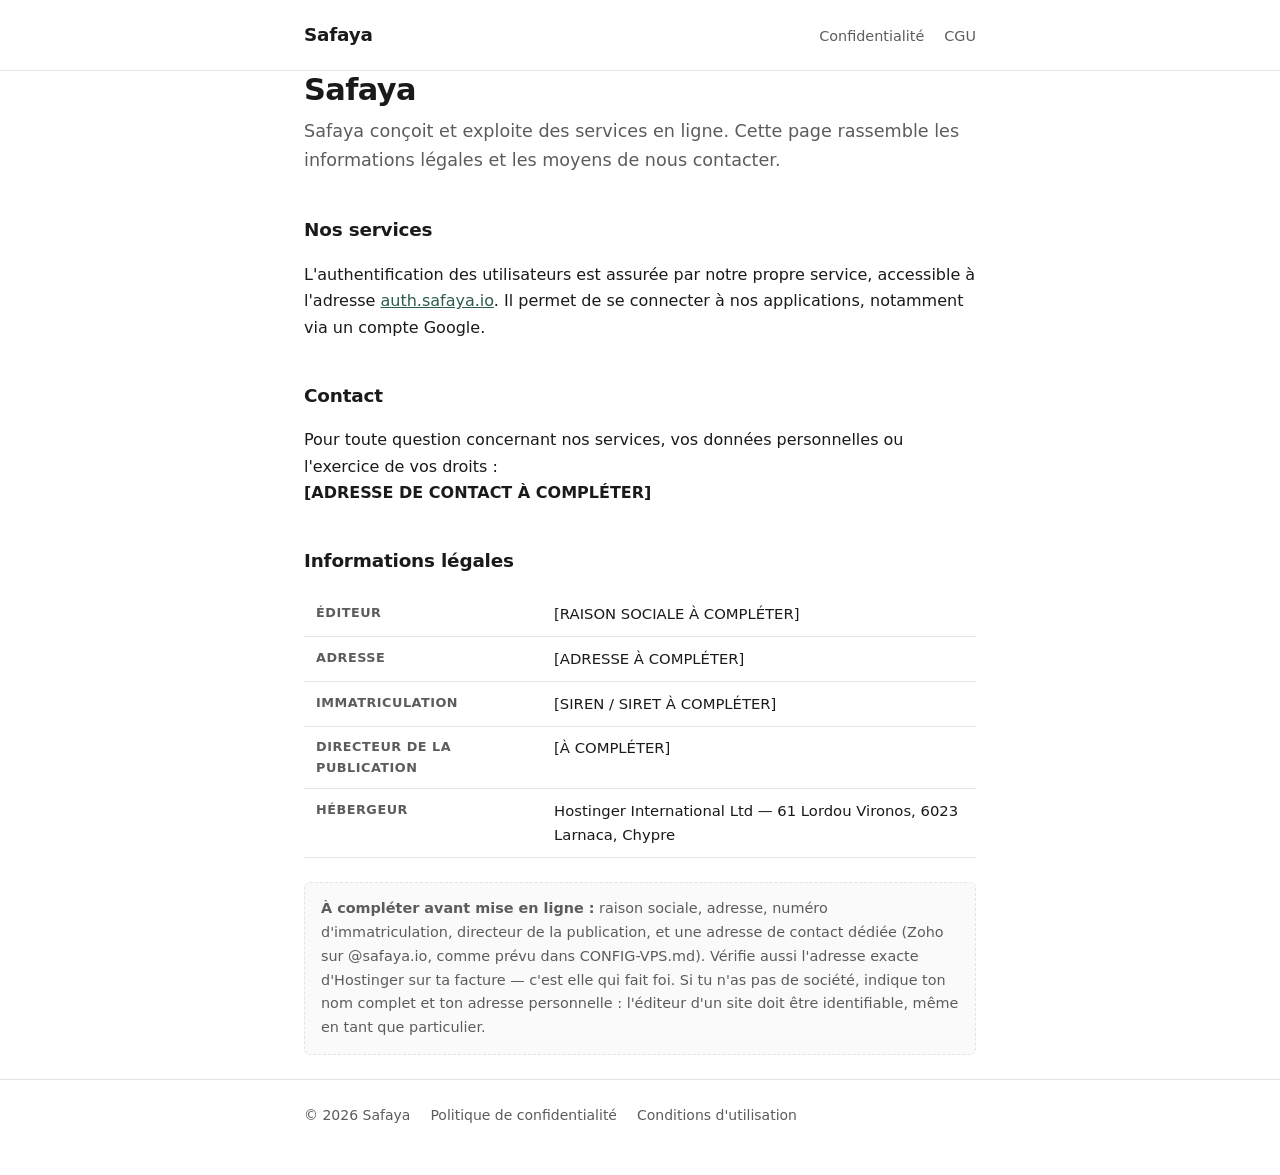
<file: index.html>
<!doctype html>
<html lang="fr">
<head>
<meta charset="utf-8">
<meta name="viewport" content="width=device-width, initial-scale=1">
<title>Safaya</title>
<meta name="description" content="Safaya — services en ligne.">
<link rel="stylesheet" href="/style.css">
</head>
<body>
<header>
  <div class="wrap">
    <a class="brand" href="/">Safaya</a>
    <nav>
      <a href="/confidentialite/">Confidentialité</a>
      <a href="/cgu/">CGU</a>
    </nav>
  </div>
</header>

<main class="wrap">
  <h1>Safaya</h1>
  <p class="lead">Safaya conçoit et exploite des services en ligne. Cette page rassemble les informations légales et les moyens de nous contacter.</p>

  <h2>Nos services</h2>
  <p>L'authentification des utilisateurs est assurée par notre propre service, accessible à l'adresse <a href="https://auth.safaya.io">auth.safaya.io</a>. Il permet de se connecter à nos applications, notamment via un compte Google.</p>

  <h2>Contact</h2>
  <p>Pour toute question concernant nos services, vos données personnelles ou l'exercice de vos droits :<br>
  <strong>[ADRESSE DE CONTACT À COMPLÉTER]</strong></p>

  <h2>Informations légales</h2>
  <table>
    <tr><th>Éditeur</th><td>[RAISON SOCIALE À COMPLÉTER]</td></tr>
    <tr><th>Adresse</th><td>[ADRESSE À COMPLÉTER]</td></tr>
    <tr><th>Immatriculation</th><td>[SIREN / SIRET À COMPLÉTER]</td></tr>
    <tr><th>Directeur de la publication</th><td>[À COMPLÉTER]</td></tr>
    <tr><th>Hébergeur</th><td>Hostinger International Ltd — 61 Lordou Vironos, 6023 Larnaca, Chypre</td></tr>
  </table>

  <div class="todo">
    <strong>À compléter avant mise en ligne :</strong> raison sociale, adresse, numéro d'immatriculation, directeur de la publication, et une adresse de contact dédiée (Zoho sur @safaya.io, comme prévu dans CONFIG-VPS.md).
    Vérifie aussi l'adresse exacte d'Hostinger sur ta facture — c'est elle qui fait foi.
    Si tu n'as pas de société, indique ton nom complet et ton adresse personnelle : l'éditeur d'un site
    doit être identifiable, même en tant que particulier.
  </div>
</main>

<footer>
  <div class="wrap">
    <span>© 2026 Safaya</span>
    <a href="/confidentialite/">Politique de confidentialité</a>
    <a href="/cgu/">Conditions d'utilisation</a>
  </div>
</footer>
</body>
</html>
</file>
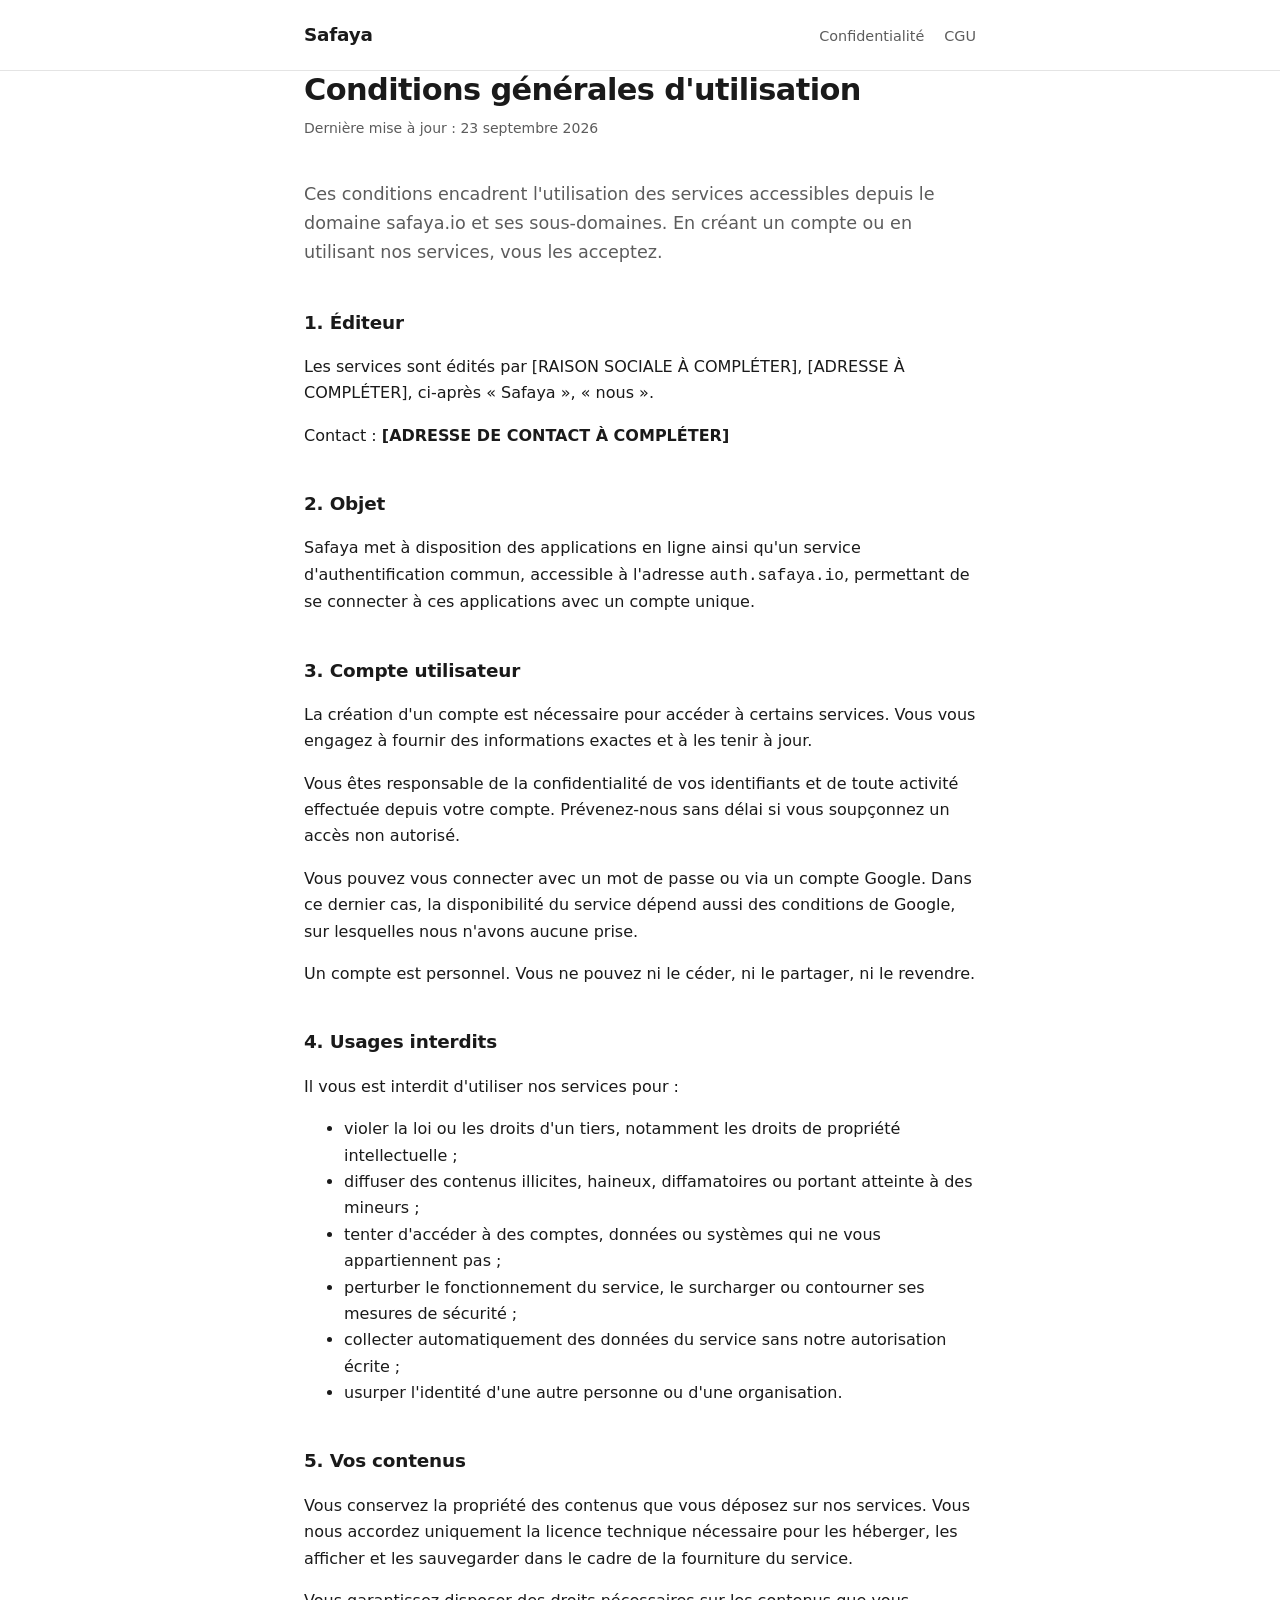
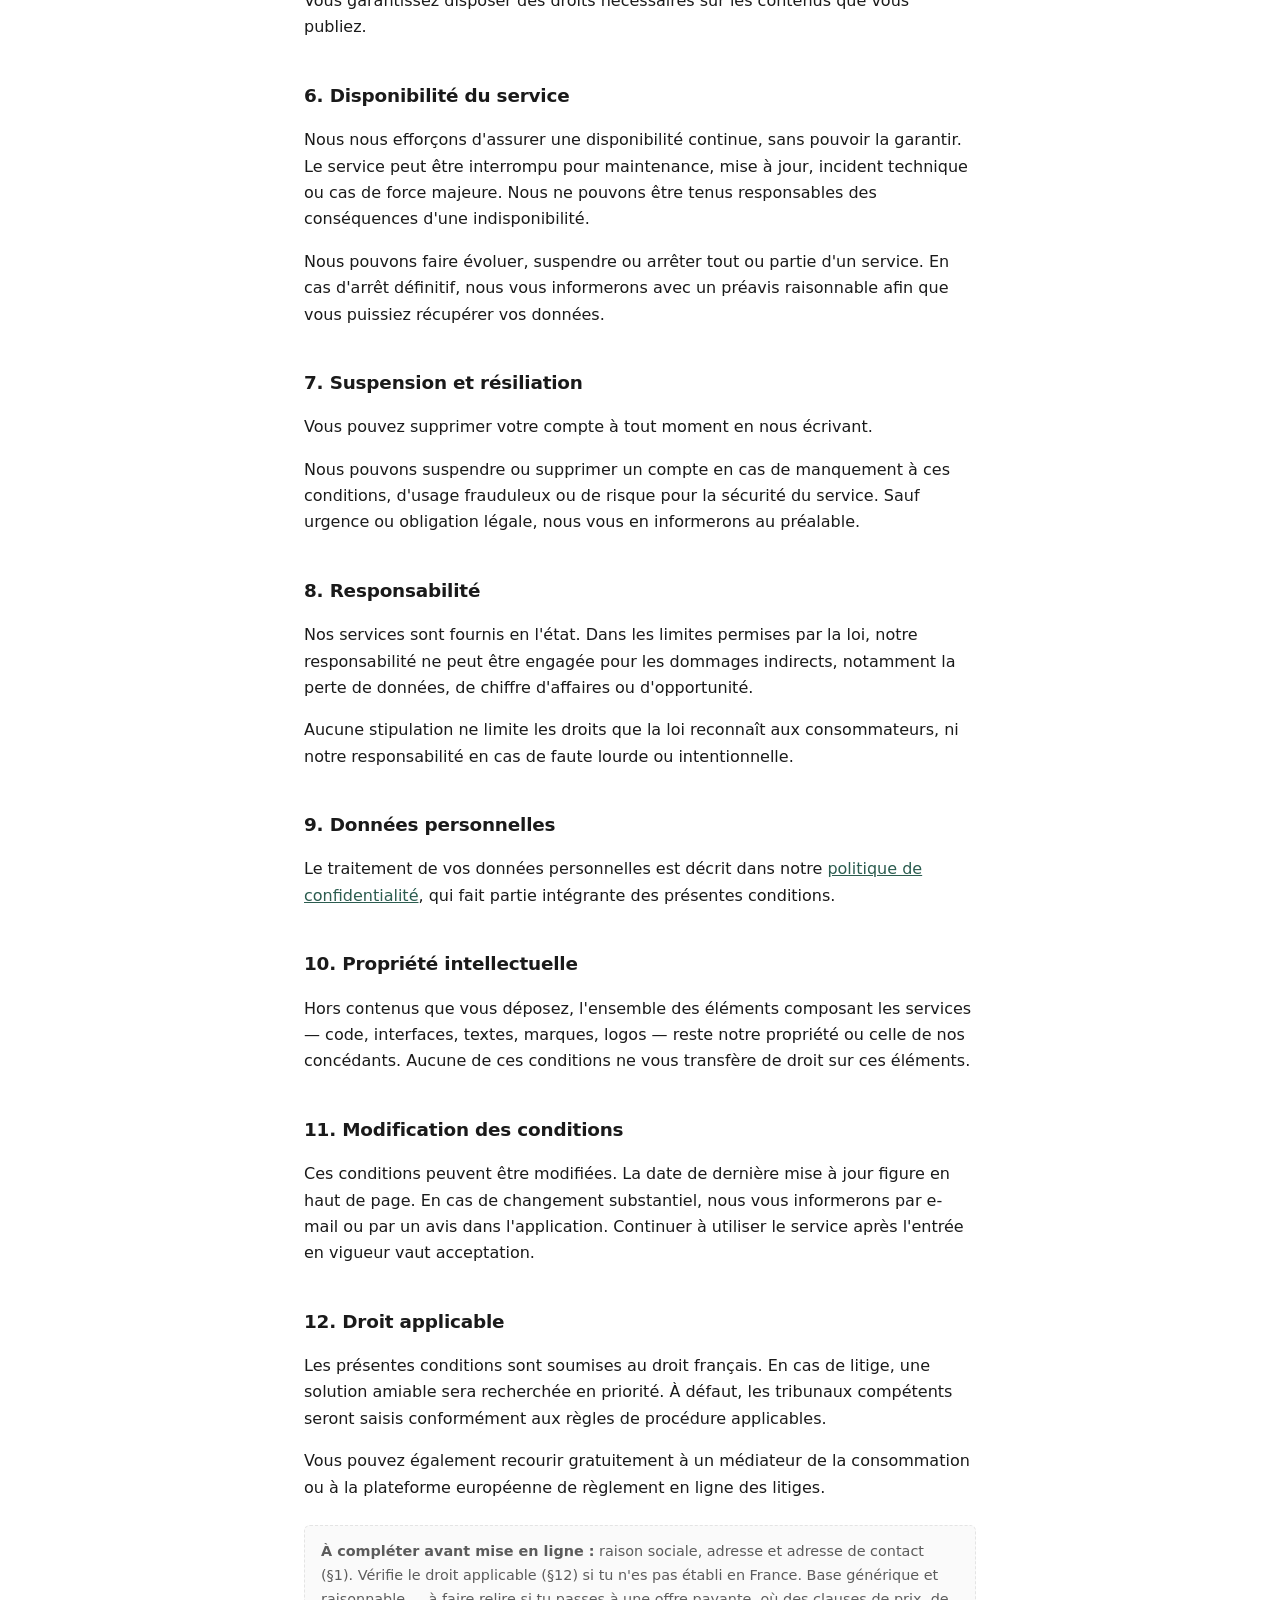
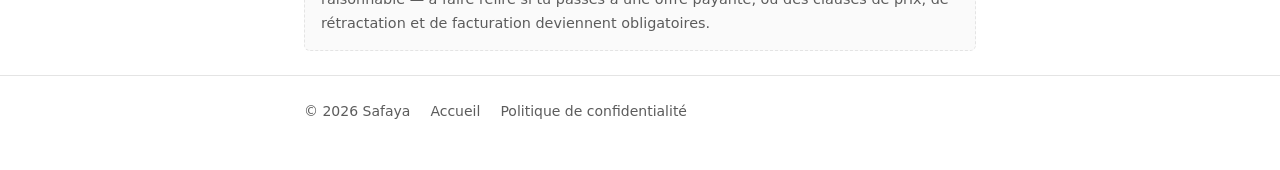
<file: cgu/index.html>
<!doctype html>
<html lang="fr">
<head>
<meta charset="utf-8">
<meta name="viewport" content="width=device-width, initial-scale=1">
<title>Conditions d'utilisation — Safaya</title>
<meta name="description" content="Conditions générales d'utilisation des services Safaya.">
<link rel="stylesheet" href="/style.css">
</head>
<body>
<header>
  <div class="wrap">
    <a class="brand" href="/">Safaya</a>
    <nav>
      <a href="/confidentialite/">Confidentialité</a>
      <a href="/cgu/">CGU</a>
    </nav>
  </div>
</header>

<main class="wrap">
  <h1>Conditions générales d'utilisation</h1>
  <p class="updated">Dernière mise à jour : 23 septembre 2026</p>

  <p class="lead">Ces conditions encadrent l'utilisation des services accessibles depuis le domaine safaya.io et ses sous-domaines. En créant un compte ou en utilisant nos services, vous les acceptez.</p>

  <h2>1. Éditeur</h2>
  <p>Les services sont édités par [RAISON SOCIALE À COMPLÉTER], [ADRESSE À COMPLÉTER], ci-après « Safaya », « nous ».</p>
  <p>Contact : <strong>[ADRESSE DE CONTACT À COMPLÉTER]</strong></p>

  <h2>2. Objet</h2>
  <p>Safaya met à disposition des applications en ligne ainsi qu'un service d'authentification commun, accessible à l'adresse <code>auth.safaya.io</code>, permettant de se connecter à ces applications avec un compte unique.</p>

  <h2>3. Compte utilisateur</h2>
  <p>La création d'un compte est nécessaire pour accéder à certains services. Vous vous engagez à fournir des informations exactes et à les tenir à jour.</p>
  <p>Vous êtes responsable de la confidentialité de vos identifiants et de toute activité effectuée depuis votre compte. Prévenez-nous sans délai si vous soupçonnez un accès non autorisé.</p>
  <p>Vous pouvez vous connecter avec un mot de passe ou via un compte Google. Dans ce dernier cas, la disponibilité du service dépend aussi des conditions de Google, sur lesquelles nous n'avons aucune prise.</p>
  <p>Un compte est personnel. Vous ne pouvez ni le céder, ni le partager, ni le revendre.</p>

  <h2>4. Usages interdits</h2>
  <p>Il vous est interdit d'utiliser nos services pour :</p>
  <ul>
    <li>violer la loi ou les droits d'un tiers, notamment les droits de propriété intellectuelle ;</li>
    <li>diffuser des contenus illicites, haineux, diffamatoires ou portant atteinte à des mineurs ;</li>
    <li>tenter d'accéder à des comptes, données ou systèmes qui ne vous appartiennent pas ;</li>
    <li>perturber le fonctionnement du service, le surcharger ou contourner ses mesures de sécurité ;</li>
    <li>collecter automatiquement des données du service sans notre autorisation écrite ;</li>
    <li>usurper l'identité d'une autre personne ou d'une organisation.</li>
  </ul>

  <h2>5. Vos contenus</h2>
  <p>Vous conservez la propriété des contenus que vous déposez sur nos services. Vous nous accordez uniquement la licence technique nécessaire pour les héberger, les afficher et les sauvegarder dans le cadre de la fourniture du service.</p>
  <p>Vous garantissez disposer des droits nécessaires sur les contenus que vous publiez.</p>

  <h2>6. Disponibilité du service</h2>
  <p>Nous nous efforçons d'assurer une disponibilité continue, sans pouvoir la garantir. Le service peut être interrompu pour maintenance, mise à jour, incident technique ou cas de force majeure. Nous ne pouvons être tenus responsables des conséquences d'une indisponibilité.</p>
  <p>Nous pouvons faire évoluer, suspendre ou arrêter tout ou partie d'un service. En cas d'arrêt définitif, nous vous informerons avec un préavis raisonnable afin que vous puissiez récupérer vos données.</p>

  <h2>7. Suspension et résiliation</h2>
  <p>Vous pouvez supprimer votre compte à tout moment en nous écrivant.</p>
  <p>Nous pouvons suspendre ou supprimer un compte en cas de manquement à ces conditions, d'usage frauduleux ou de risque pour la sécurité du service. Sauf urgence ou obligation légale, nous vous en informerons au préalable.</p>

  <h2>8. Responsabilité</h2>
  <p>Nos services sont fournis en l'état. Dans les limites permises par la loi, notre responsabilité ne peut être engagée pour les dommages indirects, notamment la perte de données, de chiffre d'affaires ou d'opportunité.</p>
  <p>Aucune stipulation ne limite les droits que la loi reconnaît aux consommateurs, ni notre responsabilité en cas de faute lourde ou intentionnelle.</p>

  <h2>9. Données personnelles</h2>
  <p>Le traitement de vos données personnelles est décrit dans notre <a href="/confidentialite/">politique de confidentialité</a>, qui fait partie intégrante des présentes conditions.</p>

  <h2>10. Propriété intellectuelle</h2>
  <p>Hors contenus que vous déposez, l'ensemble des éléments composant les services — code, interfaces, textes, marques, logos — reste notre propriété ou celle de nos concédants. Aucune de ces conditions ne vous transfère de droit sur ces éléments.</p>

  <h2>11. Modification des conditions</h2>
  <p>Ces conditions peuvent être modifiées. La date de dernière mise à jour figure en haut de page. En cas de changement substantiel, nous vous informerons par e-mail ou par un avis dans l'application. Continuer à utiliser le service après l'entrée en vigueur vaut acceptation.</p>

  <h2>12. Droit applicable</h2>
  <p>Les présentes conditions sont soumises au droit français. En cas de litige, une solution amiable sera recherchée en priorité. À défaut, les tribunaux compétents seront saisis conformément aux règles de procédure applicables.</p>
  <p>Vous pouvez également recourir gratuitement à un médiateur de la consommation ou à la plateforme européenne de règlement en ligne des litiges.</p>

  <div class="todo">
    <strong>À compléter avant mise en ligne :</strong> raison sociale, adresse et adresse de contact (§1).
    Vérifie le droit applicable (§12) si tu n'es pas établi en France.
    Base générique et raisonnable — à faire relire si tu passes à une offre payante,
    où des clauses de prix, de rétractation et de facturation deviennent obligatoires.
  </div>
</main>

<footer>
  <div class="wrap">
    <span>© 2026 Safaya</span>
    <a href="/">Accueil</a>
    <a href="/confidentialite/">Politique de confidentialité</a>
  </div>
</footer>
</body>
</html>
</file>
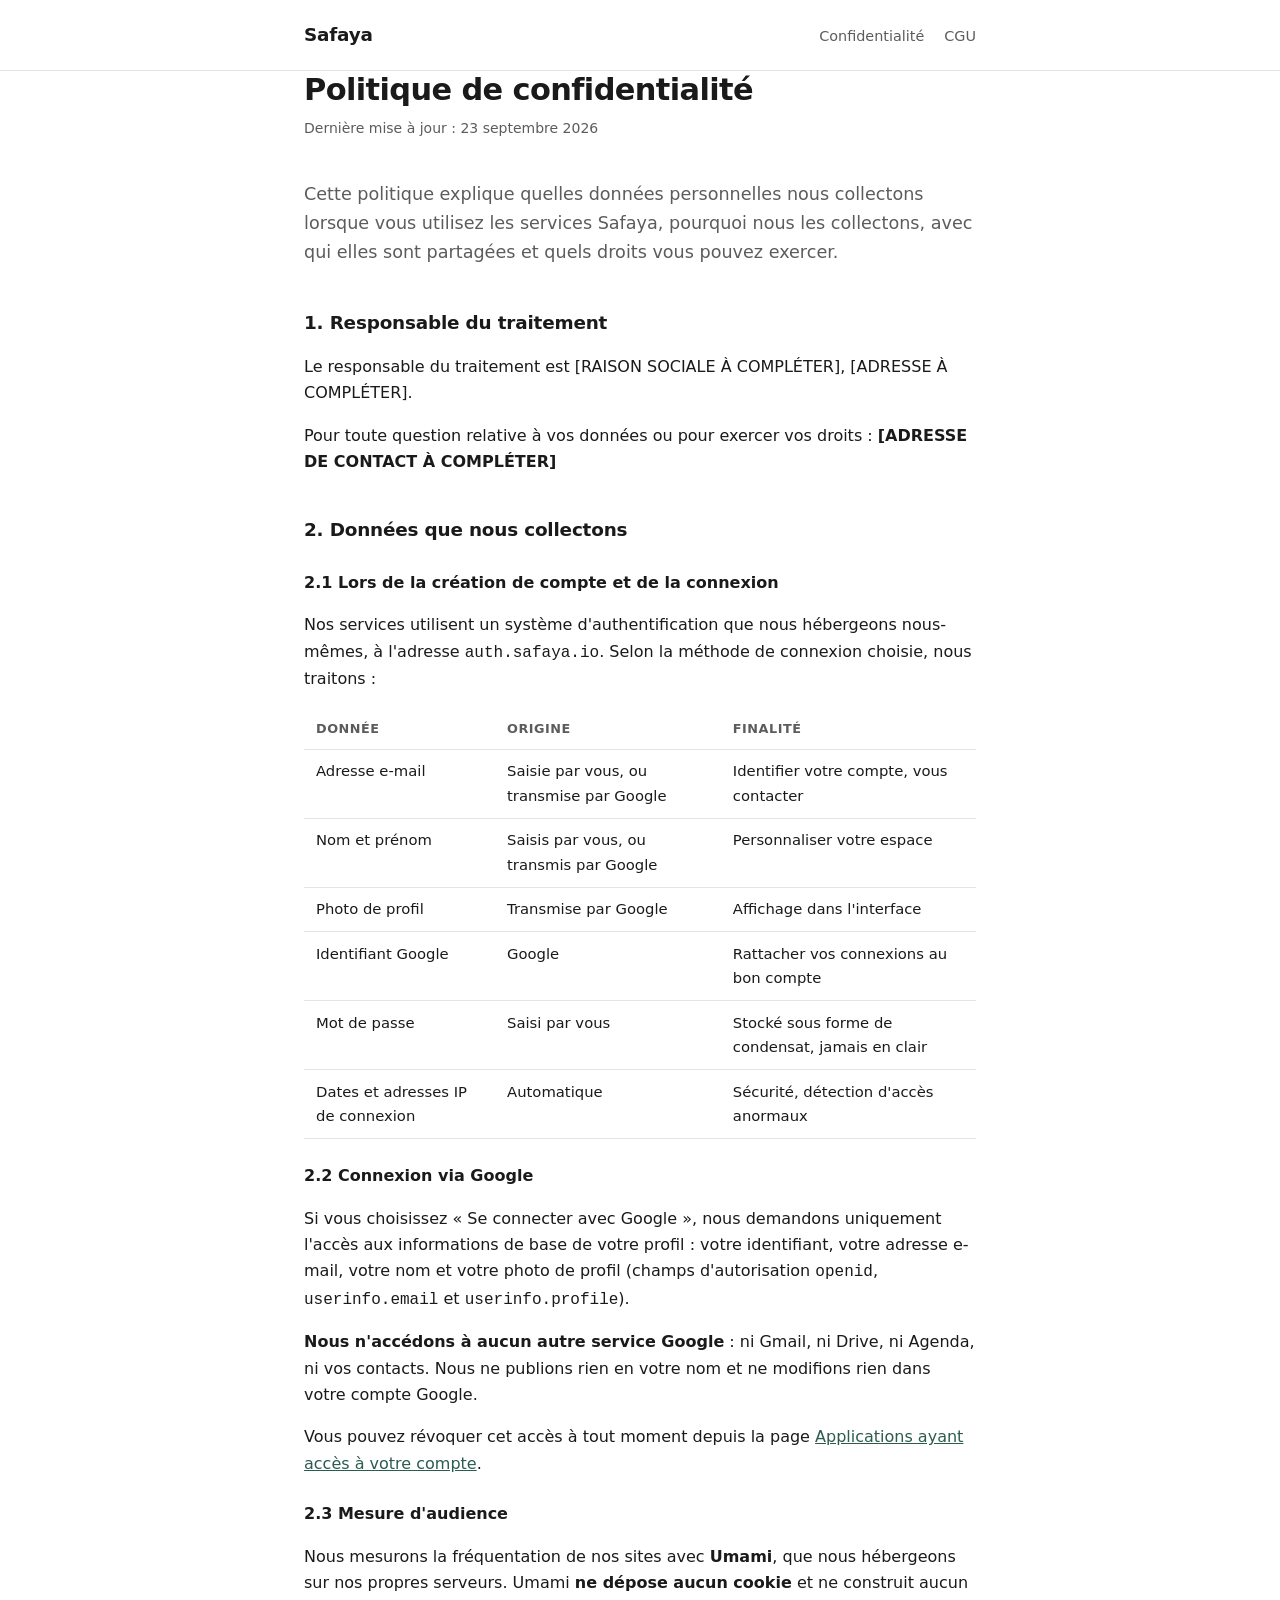
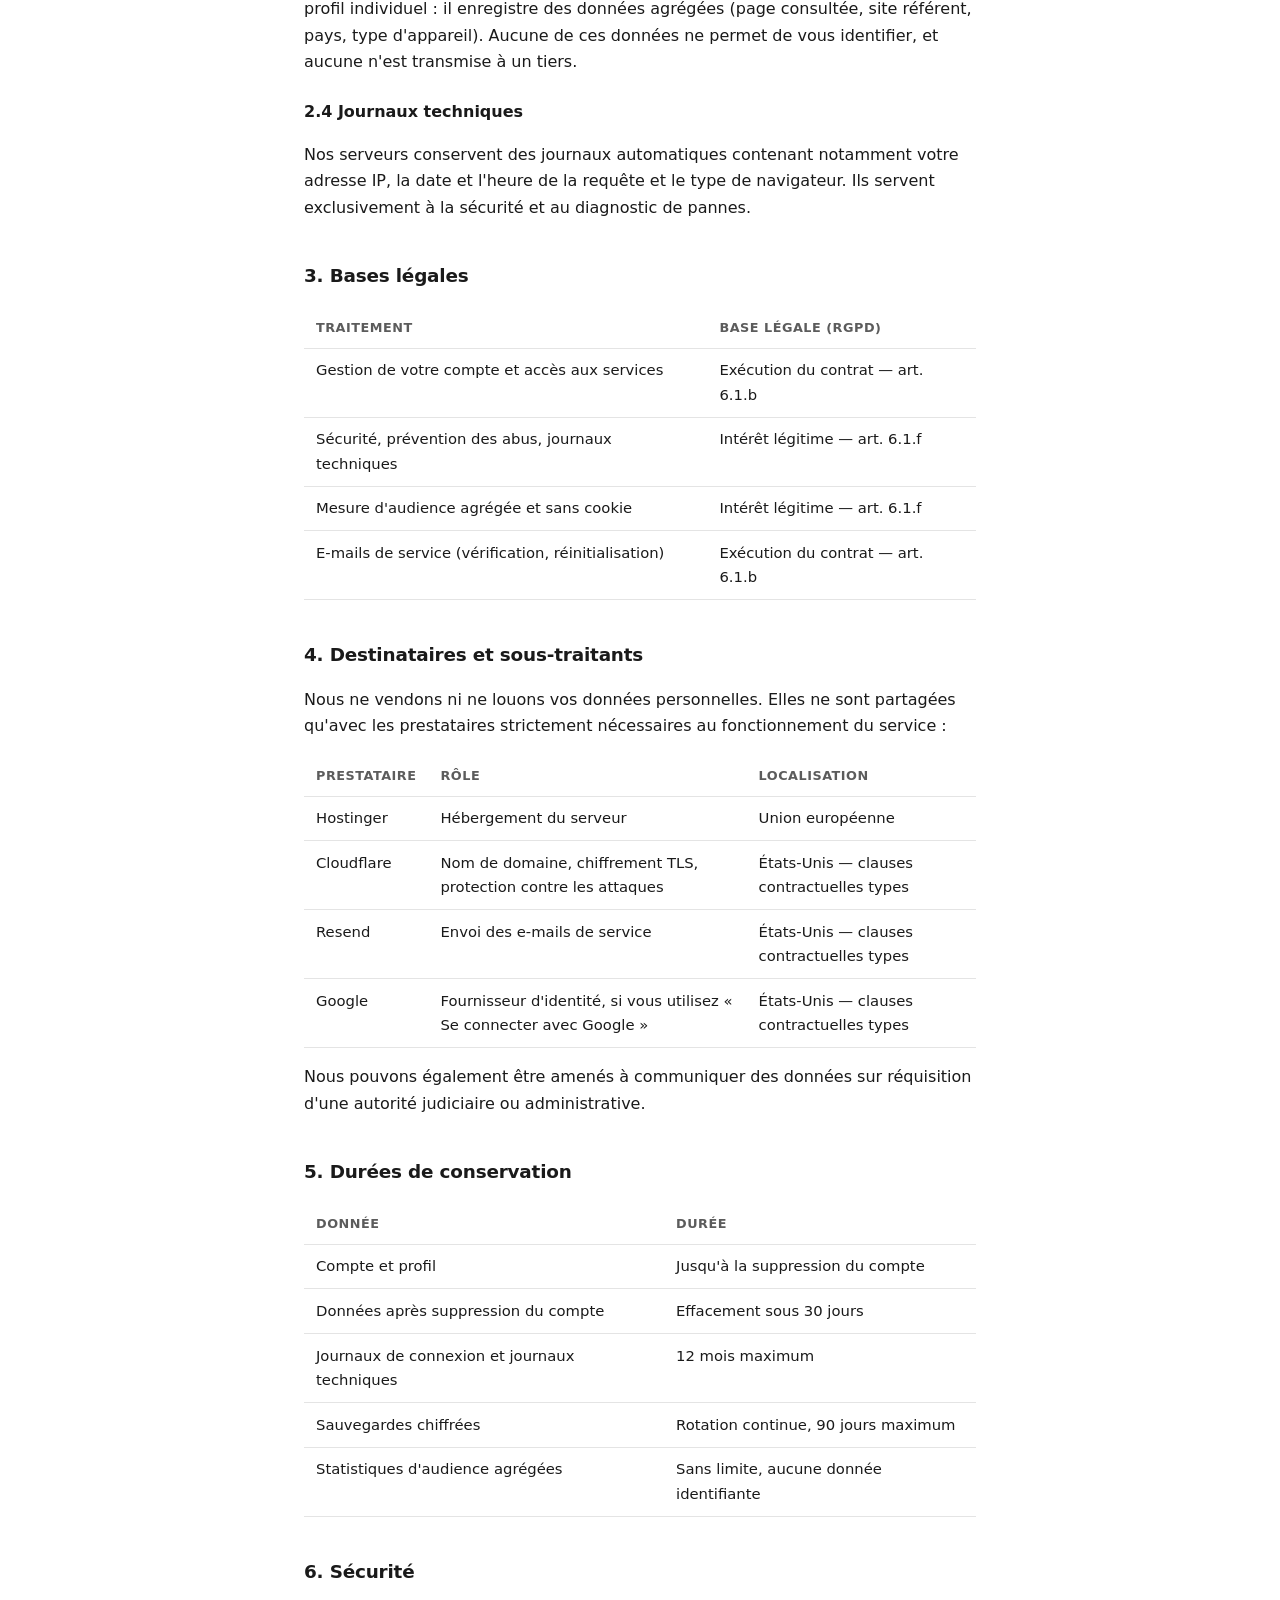
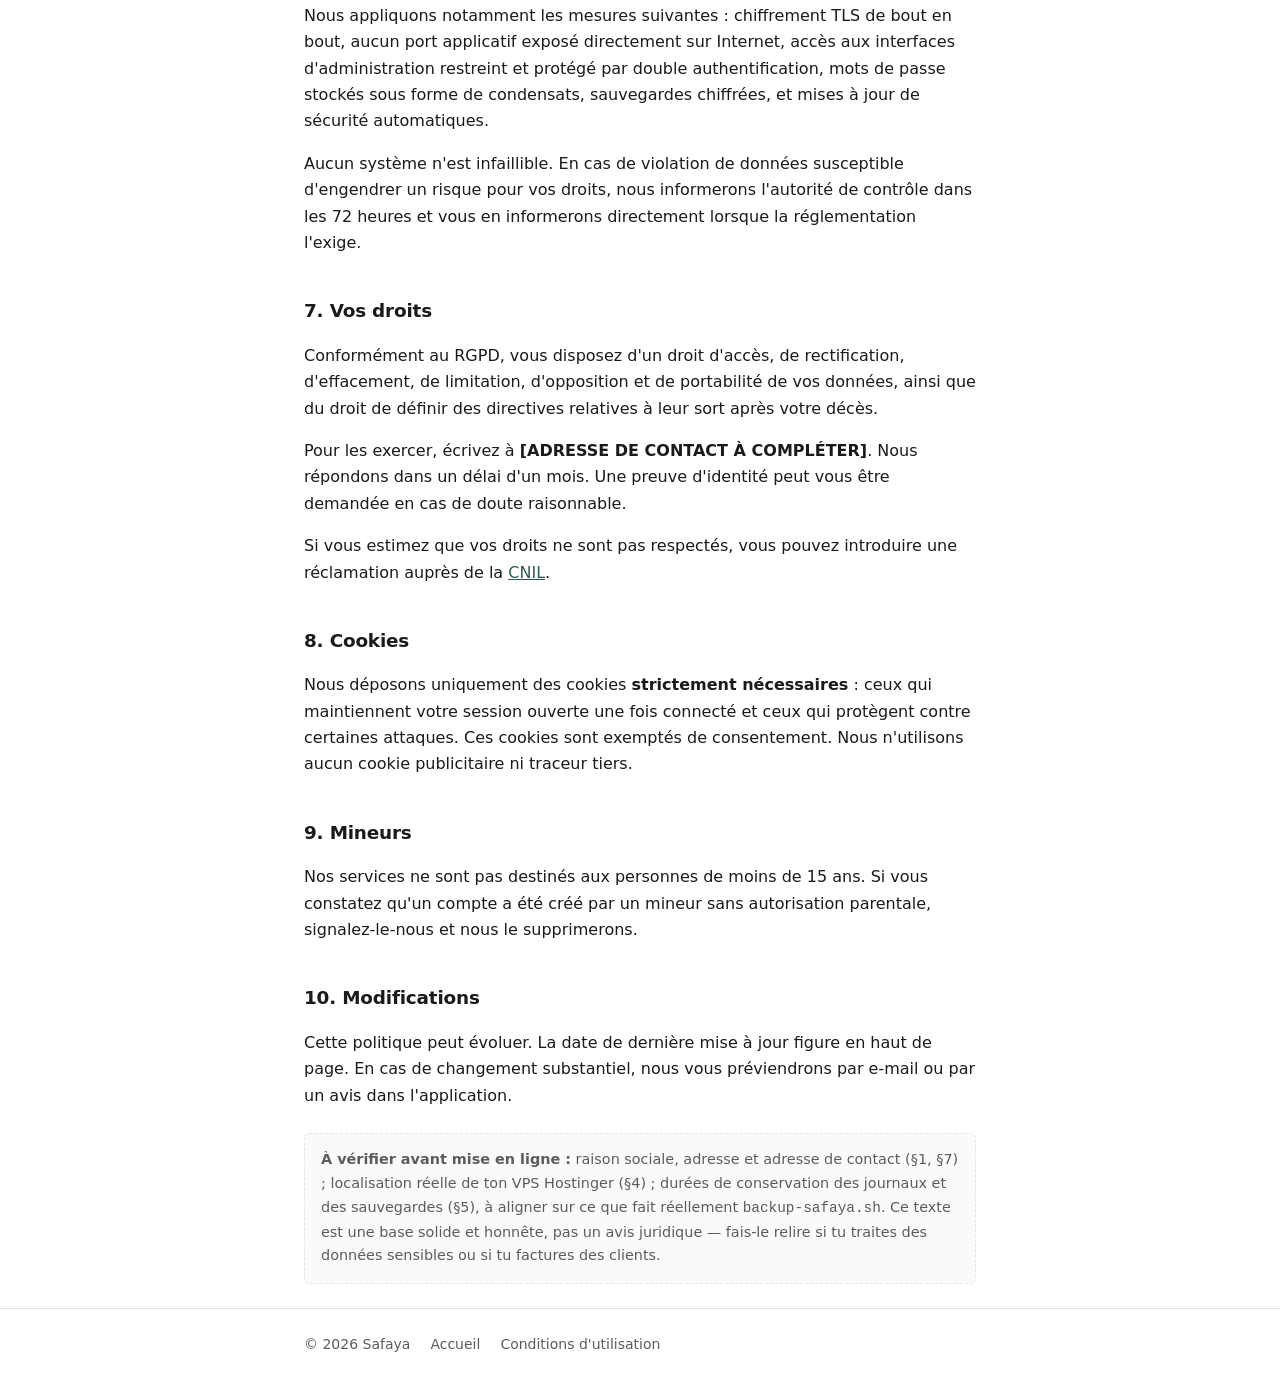
<file: confidentialite/index.html>
<!doctype html>
<html lang="fr">
<head>
<meta charset="utf-8">
<meta name="viewport" content="width=device-width, initial-scale=1">
<title>Politique de confidentialité — Safaya</title>
<meta name="description" content="Comment Safaya collecte, utilise et protège vos données personnelles.">
<link rel="stylesheet" href="/style.css">
</head>
<body>
<header>
  <div class="wrap">
    <a class="brand" href="/">Safaya</a>
    <nav>
      <a href="/confidentialite/">Confidentialité</a>
      <a href="/cgu/">CGU</a>
    </nav>
  </div>
</header>

<main class="wrap">
  <h1>Politique de confidentialité</h1>
  <p class="updated">Dernière mise à jour : 23 septembre 2026</p>

  <p class="lead">Cette politique explique quelles données personnelles nous collectons lorsque vous utilisez les services Safaya, pourquoi nous les collectons, avec qui elles sont partagées et quels droits vous pouvez exercer.</p>

  <h2>1. Responsable du traitement</h2>
  <p>Le responsable du traitement est [RAISON SOCIALE À COMPLÉTER], [ADRESSE À COMPLÉTER].</p>
  <p>Pour toute question relative à vos données ou pour exercer vos droits :
  <strong>[ADRESSE DE CONTACT À COMPLÉTER]</strong></p>

  <h2>2. Données que nous collectons</h2>

  <h3>2.1 Lors de la création de compte et de la connexion</h3>
  <p>Nos services utilisent un système d'authentification que nous hébergeons nous-mêmes, à l'adresse <code>auth.safaya.io</code>. Selon la méthode de connexion choisie, nous traitons :</p>
  <table>
    <tr><th>Donnée</th><th>Origine</th><th>Finalité</th></tr>
    <tr><td>Adresse e-mail</td><td>Saisie par vous, ou transmise par Google</td><td>Identifier votre compte, vous contacter</td></tr>
    <tr><td>Nom et prénom</td><td>Saisis par vous, ou transmis par Google</td><td>Personnaliser votre espace</td></tr>
    <tr><td>Photo de profil</td><td>Transmise par Google</td><td>Affichage dans l'interface</td></tr>
    <tr><td>Identifiant Google</td><td>Google</td><td>Rattacher vos connexions au bon compte</td></tr>
    <tr><td>Mot de passe</td><td>Saisi par vous</td><td>Stocké sous forme de condensat, jamais en clair</td></tr>
    <tr><td>Dates et adresses IP de connexion</td><td>Automatique</td><td>Sécurité, détection d'accès anormaux</td></tr>
  </table>

  <h3>2.2 Connexion via Google</h3>
  <p>Si vous choisissez « Se connecter avec Google », nous demandons uniquement l'accès aux informations de base de votre profil : votre identifiant, votre adresse e-mail, votre nom et votre photo de profil (champs d'autorisation <code>openid</code>, <code>userinfo.email</code> et <code>userinfo.profile</code>).</p>
  <p><strong>Nous n'accédons à aucun autre service Google</strong> : ni Gmail, ni Drive, ni Agenda, ni vos contacts. Nous ne publions rien en votre nom et ne modifions rien dans votre compte Google.</p>
  <p>Vous pouvez révoquer cet accès à tout moment depuis la page
  <a href="https://myaccount.google.com/permissions" rel="noopener">Applications ayant accès à votre compte</a>.</p>

  <h3>2.3 Mesure d'audience</h3>
  <p>Nous mesurons la fréquentation de nos sites avec <strong>Umami</strong>, que nous hébergeons sur nos propres serveurs. Umami <strong>ne dépose aucun cookie</strong> et ne construit aucun profil individuel : il enregistre des données agrégées (page consultée, site référent, pays, type d'appareil). Aucune de ces données ne permet de vous identifier, et aucune n'est transmise à un tiers.</p>

  <h3>2.4 Journaux techniques</h3>
  <p>Nos serveurs conservent des journaux automatiques contenant notamment votre adresse IP, la date et l'heure de la requête et le type de navigateur. Ils servent exclusivement à la sécurité et au diagnostic de pannes.</p>

  <h2>3. Bases légales</h2>
  <table>
    <tr><th>Traitement</th><th>Base légale (RGPD)</th></tr>
    <tr><td>Gestion de votre compte et accès aux services</td><td>Exécution du contrat — art. 6.1.b</td></tr>
    <tr><td>Sécurité, prévention des abus, journaux techniques</td><td>Intérêt légitime — art. 6.1.f</td></tr>
    <tr><td>Mesure d'audience agrégée et sans cookie</td><td>Intérêt légitime — art. 6.1.f</td></tr>
    <tr><td>E-mails de service (vérification, réinitialisation)</td><td>Exécution du contrat — art. 6.1.b</td></tr>
  </table>

  <h2>4. Destinataires et sous-traitants</h2>
  <p>Nous ne vendons ni ne louons vos données personnelles. Elles ne sont partagées qu'avec les prestataires strictement nécessaires au fonctionnement du service :</p>
  <table>
    <tr><th>Prestataire</th><th>Rôle</th><th>Localisation</th></tr>
    <tr><td>Hostinger</td><td>Hébergement du serveur</td><td>Union européenne</td></tr>
    <tr><td>Cloudflare</td><td>Nom de domaine, chiffrement TLS, protection contre les attaques</td><td>États-Unis — clauses contractuelles types</td></tr>
    <tr><td>Resend</td><td>Envoi des e-mails de service</td><td>États-Unis — clauses contractuelles types</td></tr>
    <tr><td>Google</td><td>Fournisseur d'identité, si vous utilisez « Se connecter avec Google »</td><td>États-Unis — clauses contractuelles types</td></tr>
  </table>
  <p>Nous pouvons également être amenés à communiquer des données sur réquisition d'une autorité judiciaire ou administrative.</p>

  <h2>5. Durées de conservation</h2>
  <table>
    <tr><th>Donnée</th><th>Durée</th></tr>
    <tr><td>Compte et profil</td><td>Jusqu'à la suppression du compte</td></tr>
    <tr><td>Données après suppression du compte</td><td>Effacement sous 30 jours</td></tr>
    <tr><td>Journaux de connexion et journaux techniques</td><td>12 mois maximum</td></tr>
    <tr><td>Sauvegardes chiffrées</td><td>Rotation continue, 90 jours maximum</td></tr>
    <tr><td>Statistiques d'audience agrégées</td><td>Sans limite, aucune donnée identifiante</td></tr>
  </table>

  <h2>6. Sécurité</h2>
  <p>Nous appliquons notamment les mesures suivantes : chiffrement TLS de bout en bout, aucun port applicatif exposé directement sur Internet, accès aux interfaces d'administration restreint et protégé par double authentification, mots de passe stockés sous forme de condensats, sauvegardes chiffrées, et mises à jour de sécurité automatiques.</p>
  <p>Aucun système n'est infaillible. En cas de violation de données susceptible d'engendrer un risque pour vos droits, nous informerons l'autorité de contrôle dans les 72 heures et vous en informerons directement lorsque la réglementation l'exige.</p>

  <h2>7. Vos droits</h2>
  <p>Conformément au RGPD, vous disposez d'un droit d'accès, de rectification, d'effacement, de limitation, d'opposition et de portabilité de vos données, ainsi que du droit de définir des directives relatives à leur sort après votre décès.</p>
  <p>Pour les exercer, écrivez à <strong>[ADRESSE DE CONTACT À COMPLÉTER]</strong>. Nous répondons dans un délai d'un mois. Une preuve d'identité peut vous être demandée en cas de doute raisonnable.</p>
  <p>Si vous estimez que vos droits ne sont pas respectés, vous pouvez introduire une réclamation auprès de la <a href="https://www.cnil.fr" rel="noopener">CNIL</a>.</p>

  <h2>8. Cookies</h2>
  <p>Nous déposons uniquement des cookies <strong>strictement nécessaires</strong> : ceux qui maintiennent votre session ouverte une fois connecté et ceux qui protègent contre certaines attaques. Ces cookies sont exemptés de consentement. Nous n'utilisons aucun cookie publicitaire ni traceur tiers.</p>

  <h2>9. Mineurs</h2>
  <p>Nos services ne sont pas destinés aux personnes de moins de 15 ans. Si vous constatez qu'un compte a été créé par un mineur sans autorisation parentale, signalez-le-nous et nous le supprimerons.</p>

  <h2>10. Modifications</h2>
  <p>Cette politique peut évoluer. La date de dernière mise à jour figure en haut de page. En cas de changement substantiel, nous vous préviendrons par e-mail ou par un avis dans l'application.</p>

  <div class="todo">
    <strong>À vérifier avant mise en ligne :</strong> raison sociale, adresse et adresse de contact (§1, §7) ;
    localisation réelle de ton VPS Hostinger (§4) ; durées de conservation des journaux et des
    sauvegardes (§5), à aligner sur ce que fait réellement <code>backup-safaya.sh</code>.
    Ce texte est une base solide et honnête, pas un avis juridique — fais-le relire si tu traites
    des données sensibles ou si tu factures des clients.
  </div>
</main>

<footer>
  <div class="wrap">
    <span>© 2026 Safaya</span>
    <a href="/">Accueil</a>
    <a href="/cgu/">Conditions d'utilisation</a>
  </div>
</footer>
</body>
</html>
</file>
<file: style.css>
:root {
  --bg: #ffffff;
  --fg: #1a1a1a;
  --muted: #5c5c5c;
  --line: #e4e4e4;
  --accent: #2b5c4f;
  --card: #fafafa;
}
@media (prefers-color-scheme: dark) {
  :root {
    --bg: #121414;
    --fg: #ececec;
    --muted: #a0a0a0;
    --line: #2a2d2d;
    --accent: #7fc4ae;
    --card: #1a1d1d;
  }
}
* { box-sizing: border-box; }
html { -webkit-text-size-adjust: 100%; }
body {
  margin: 0;
  background: var(--bg);
  color: var(--fg);
  font: 16px/1.65 system-ui, -apple-system, "Segoe UI", Roboto, sans-serif;
}
.wrap { max-width: 44rem; margin: 0 auto; padding: 0 1rem; }
header {
  border-bottom: 1px solid var(--line);
  padding: 1.25rem 0;
}
header .wrap { display: flex; align-items: baseline; gap: 1.25rem; flex-wrap: wrap; }
.brand {
  font-weight: 650; font-size: 1.15rem; letter-spacing: -0.01em;
  color: var(--fg); text-decoration: none;
}
nav { margin-left: auto; display: flex; gap: 1.25rem; }
nav a { color: var(--muted); text-decoration: none; font-size: 0.9rem; }
nav a:hover { color: var(--accent); }
main { padding: 3rem 0 4rem; }
h1 { font-size: 1.9rem; line-height: 1.25; letter-spacing: -0.02em; margin: 0 0 0.5rem; }
h2 { font-size: 1.15rem; margin: 2.5rem 0 0.75rem; letter-spacing: -0.01em; }
h3 { font-size: 1rem; margin: 1.5rem 0 0.5rem; }
p, li { color: var(--fg); }
.lead { font-size: 1.1rem; color: var(--muted); margin: 0 0 2rem; }
.updated { color: var(--muted); font-size: 0.875rem; margin: 0 0 2.5rem; }
a { color: var(--accent); }
table { border-collapse: collapse; width: 100%; margin: 1rem 0; font-size: 0.925rem; }
th, td { text-align: left; padding: 0.6rem 0.75rem; border-bottom: 1px solid var(--line); vertical-align: top; }
th { font-weight: 600; color: var(--muted); font-size: 0.8rem; text-transform: uppercase; letter-spacing: 0.04em; }
.todo {
  background: var(--card); border: 1px dashed var(--line);
  border-radius: 6px; padding: 0.9rem 1rem; margin: 1.5rem 0;
  font-size: 0.9rem; color: var(--muted);
}
footer {
  border-top: 1px solid var(--line); padding: 1.5rem 0 3rem;
  color: var(--muted); font-size: 0.875rem;
}
footer .wrap { display: flex; gap: 1.25rem; flex-wrap: wrap; }
footer a { color: var(--muted); text-decoration: none; }
footer a:hover { color: var(--accent); }
</file>
